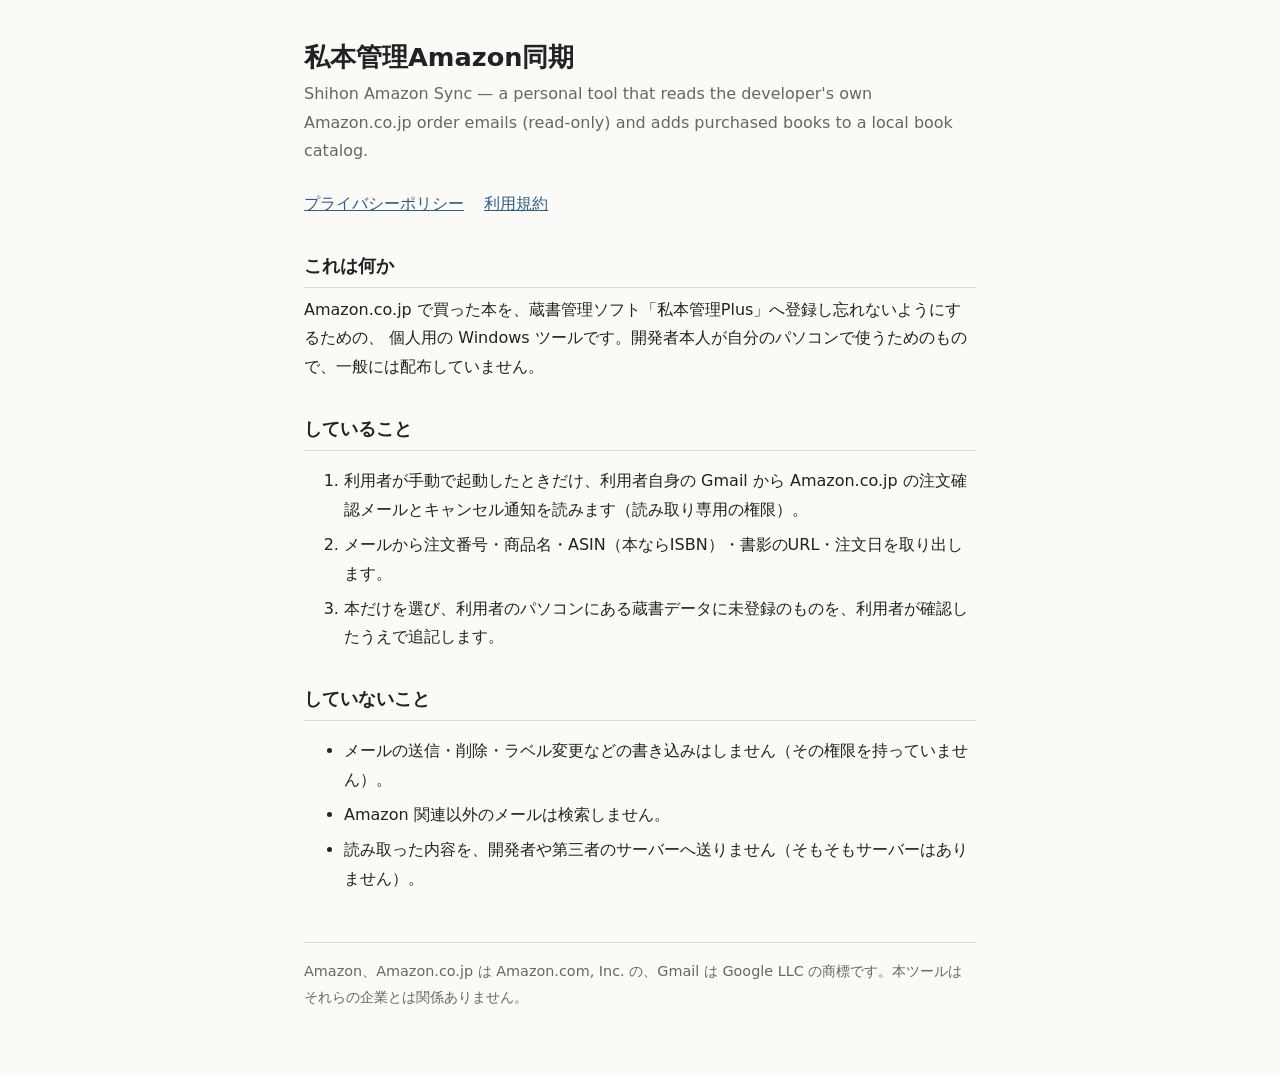
<file: index.html>
<!doctype html>
<html lang="ja">
<head>
<meta charset="utf-8">
<meta name="viewport" content="width=device-width, initial-scale=1">
<title>私本管理Amazon同期</title>
<link rel="stylesheet" href="style.css">
</head>
<body>
<main>
  <h1>私本管理Amazon同期</h1>
  <p class="sub">Shihon Amazon Sync — a personal tool that reads the developer's own Amazon.co.jp order emails (read-only) and adds purchased books to a local book catalog.</p>

  <nav>
    <a href="privacy.html">プライバシーポリシー</a>
    <a href="terms.html">利用規約</a>
  </nav>

  <h2>これは何か</h2>
  <p>
    Amazon.co.jp で買った本を、蔵書管理ソフト「私本管理Plus」へ登録し忘れないようにするための、
    個人用の Windows ツールです。開発者本人が自分のパソコンで使うためのもので、一般には配布していません。
  </p>

  <h2>していること</h2>
  <ol>
    <li>利用者が手動で起動したときだけ、利用者自身の Gmail から Amazon.co.jp の注文確認メールとキャンセル通知を読みます（読み取り専用の権限）。</li>
    <li>メールから注文番号・商品名・ASIN（本ならISBN）・書影のURL・注文日を取り出します。</li>
    <li>本だけを選び、利用者のパソコンにある蔵書データに未登録のものを、利用者が確認したうえで追記します。</li>
  </ol>

  <h2>していないこと</h2>
  <ul>
    <li>メールの送信・削除・ラベル変更などの書き込みはしません（その権限を持っていません）。</li>
    <li>Amazon 関連以外のメールは検索しません。</li>
    <li>読み取った内容を、開発者や第三者のサーバーへ送りません（そもそもサーバーはありません）。</li>
  </ul>

  <footer>
    Amazon、Amazon.co.jp は Amazon.com, Inc. の、Gmail は Google LLC の商標です。本ツールはそれらの企業とは関係ありません。
  </footer>
</main>
</body>
</html>
</file>
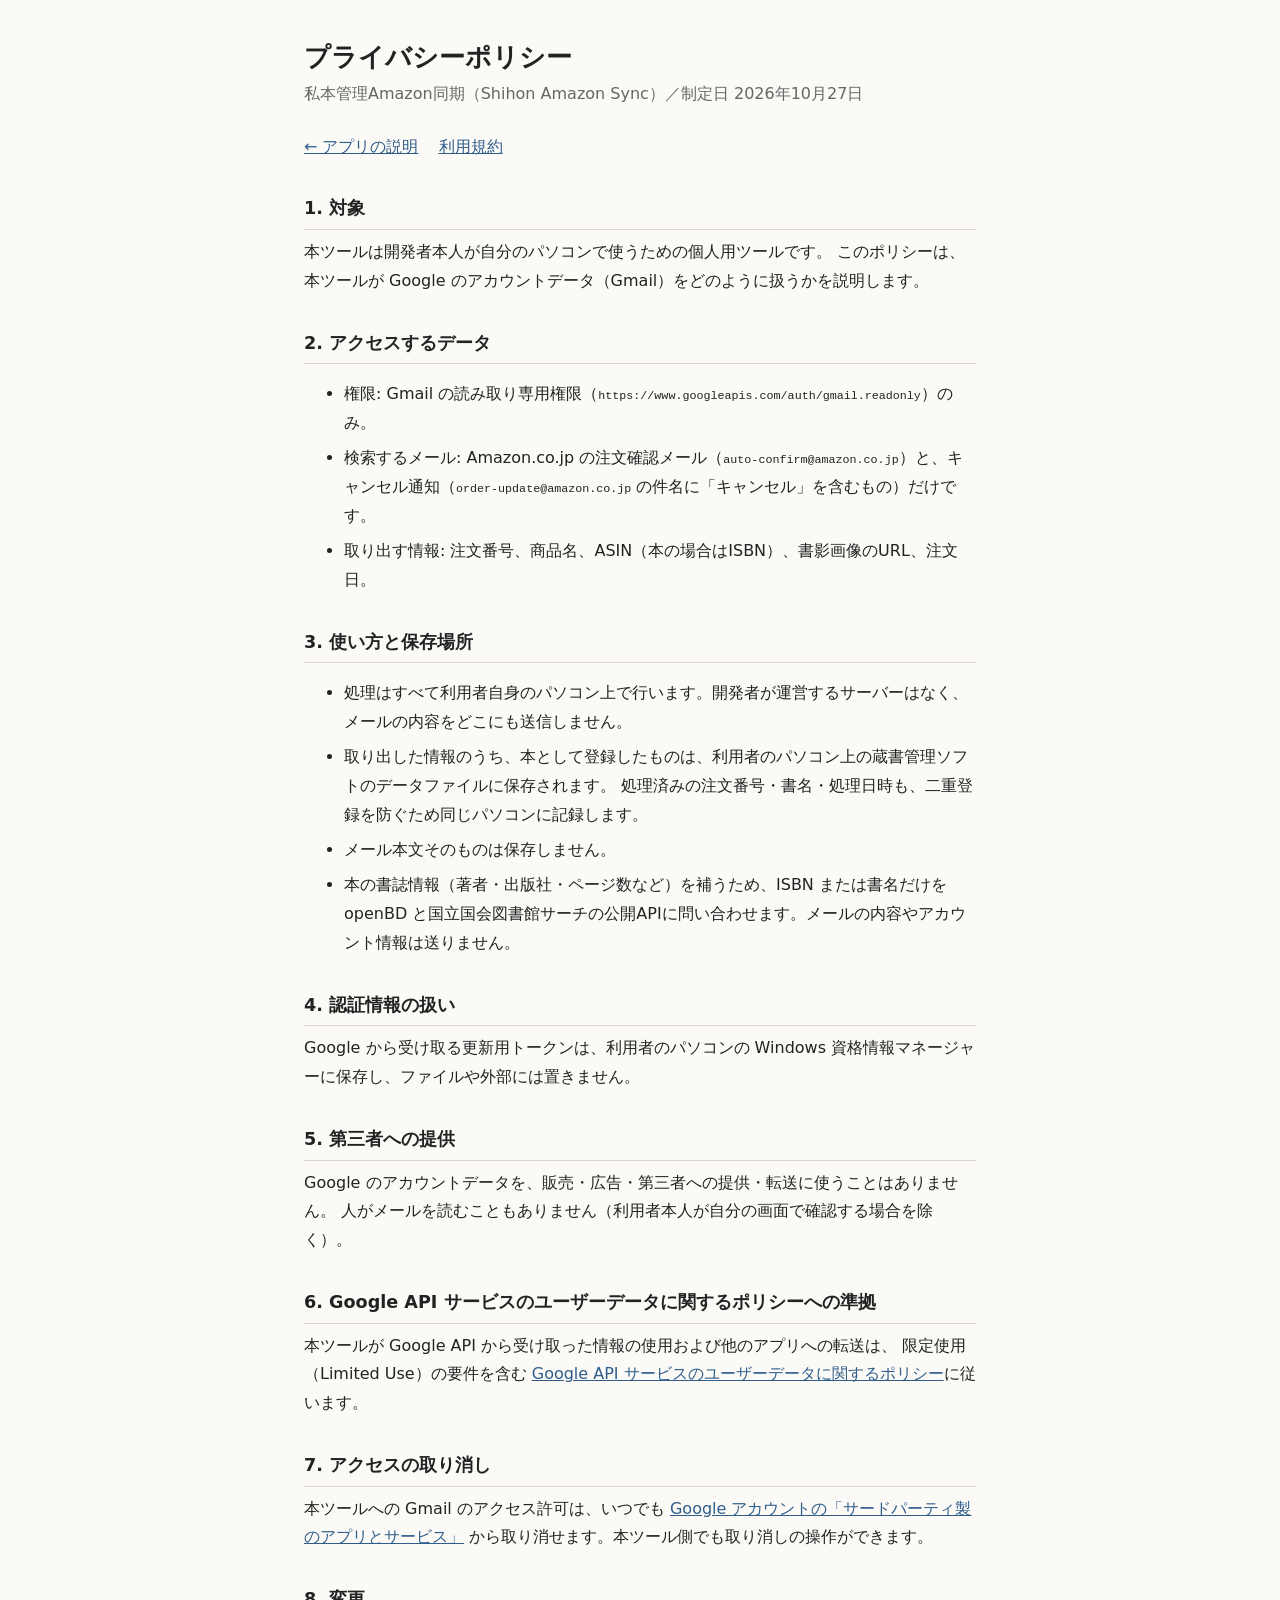
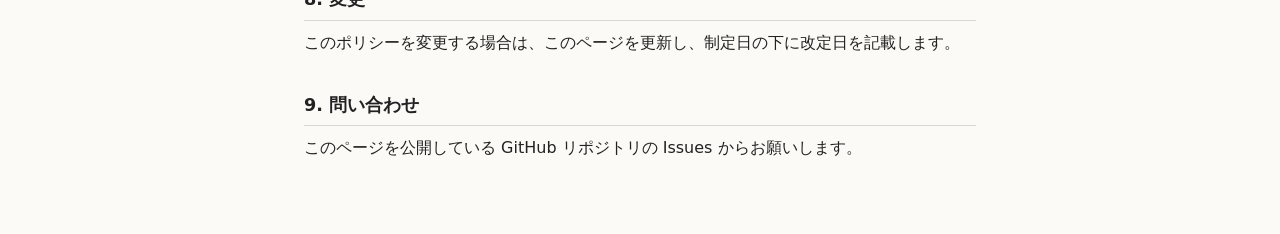
<file: privacy.html>
<!doctype html>
<html lang="ja">
<head>
<meta charset="utf-8">
<meta name="viewport" content="width=device-width, initial-scale=1">
<title>プライバシーポリシー｜私本管理Amazon同期</title>
<link rel="stylesheet" href="style.css">
</head>
<body>
<main>
  <h1>プライバシーポリシー</h1>
  <p class="sub">私本管理Amazon同期（Shihon Amazon Sync）／制定日 2026年10月27日</p>

  <nav><a href="index.html">← アプリの説明</a><a href="terms.html">利用規約</a></nav>

  <h2>1. 対象</h2>
  <p>
    本ツールは開発者本人が自分のパソコンで使うための個人用ツールです。
    このポリシーは、本ツールが Google のアカウントデータ（Gmail）をどのように扱うかを説明します。
  </p>

  <h2>2. アクセスするデータ</h2>
  <ul>
    <li>権限: Gmail の読み取り専用権限（<code>https://www.googleapis.com/auth/gmail.readonly</code>）のみ。</li>
    <li>検索するメール: Amazon.co.jp の注文確認メール（<code>auto-confirm@amazon.co.jp</code>）と、キャンセル通知（<code>order-update@amazon.co.jp</code> の件名に「キャンセル」を含むもの）だけです。</li>
    <li>取り出す情報: 注文番号、商品名、ASIN（本の場合はISBN）、書影画像のURL、注文日。</li>
  </ul>

  <h2>3. 使い方と保存場所</h2>
  <ul>
    <li>処理はすべて利用者自身のパソコン上で行います。開発者が運営するサーバーはなく、メールの内容をどこにも送信しません。</li>
    <li>取り出した情報のうち、本として登録したものは、利用者のパソコン上の蔵書管理ソフトのデータファイルに保存されます。
        処理済みの注文番号・書名・処理日時も、二重登録を防ぐため同じパソコンに記録します。</li>
    <li>メール本文そのものは保存しません。</li>
    <li>本の書誌情報（著者・出版社・ページ数など）を補うため、ISBN または書名だけを openBD と国立国会図書館サーチの公開APIに問い合わせます。メールの内容やアカウント情報は送りません。</li>
  </ul>

  <h2>4. 認証情報の扱い</h2>
  <p>
    Google から受け取る更新用トークンは、利用者のパソコンの Windows 資格情報マネージャーに保存し、ファイルや外部には置きません。
  </p>

  <h2>5. 第三者への提供</h2>
  <p>
    Google のアカウントデータを、販売・広告・第三者への提供・転送に使うことはありません。
    人がメールを読むこともありません（利用者本人が自分の画面で確認する場合を除く）。
  </p>

  <h2>6. Google API サービスのユーザーデータに関するポリシーへの準拠</h2>
  <p>
    本ツールが Google API から受け取った情報の使用および他のアプリへの転送は、
    限定使用（Limited Use）の要件を含む
    <a href="https://developers.google.com/terms/api-services-user-data-policy">Google API サービスのユーザーデータに関するポリシー</a>に従います。
  </p>

  <h2>7. アクセスの取り消し</h2>
  <p>
    本ツールへの Gmail のアクセス許可は、いつでも
    <a href="https://myaccount.google.com/permissions">Google アカウントの「サードパーティ製のアプリとサービス」</a>
    から取り消せます。本ツール側でも取り消しの操作ができます。
  </p>

  <h2>8. 変更</h2>
  <p>このポリシーを変更する場合は、このページを更新し、制定日の下に改定日を記載します。</p>

  <h2>9. 問い合わせ</h2>
  <p>このページを公開している GitHub リポジトリの Issues からお願いします。</p>
</main>
</body>
</html>
</file>
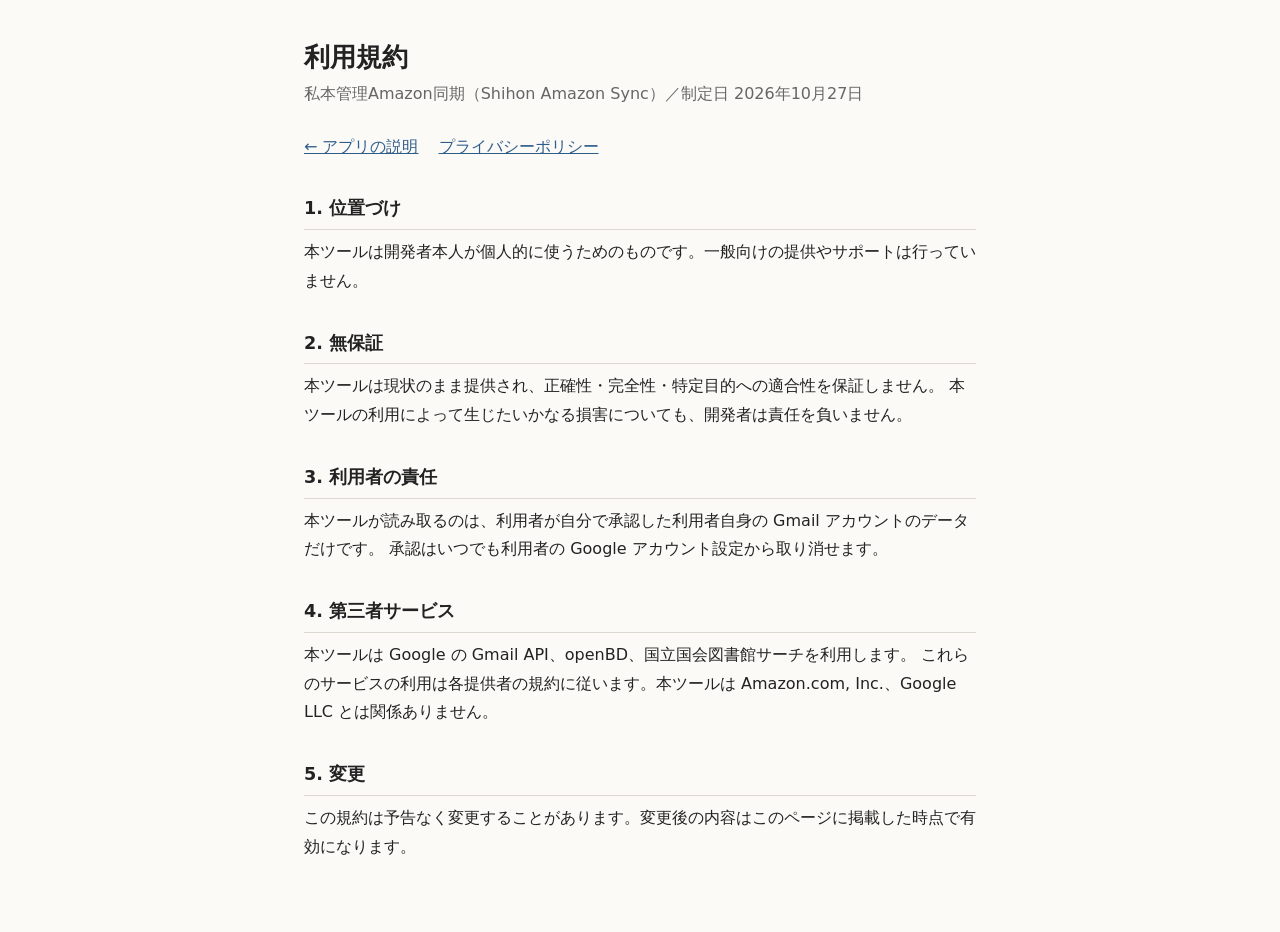
<file: terms.html>
<!doctype html>
<html lang="ja">
<head>
<meta charset="utf-8">
<meta name="viewport" content="width=device-width, initial-scale=1">
<title>利用規約｜私本管理Amazon同期</title>
<link rel="stylesheet" href="style.css">
</head>
<body>
<main>
  <h1>利用規約</h1>
  <p class="sub">私本管理Amazon同期（Shihon Amazon Sync）／制定日 2026年10月27日</p>

  <nav><a href="index.html">← アプリの説明</a><a href="privacy.html">プライバシーポリシー</a></nav>

  <h2>1. 位置づけ</h2>
  <p>本ツールは開発者本人が個人的に使うためのものです。一般向けの提供やサポートは行っていません。</p>

  <h2>2. 無保証</h2>
  <p>
    本ツールは現状のまま提供され、正確性・完全性・特定目的への適合性を保証しません。
    本ツールの利用によって生じたいかなる損害についても、開発者は責任を負いません。
  </p>

  <h2>3. 利用者の責任</h2>
  <p>
    本ツールが読み取るのは、利用者が自分で承認した利用者自身の Gmail アカウントのデータだけです。
    承認はいつでも利用者の Google アカウント設定から取り消せます。
  </p>

  <h2>4. 第三者サービス</h2>
  <p>
    本ツールは Google の Gmail API、openBD、国立国会図書館サーチを利用します。
    これらのサービスの利用は各提供者の規約に従います。本ツールは Amazon.com, Inc.、Google LLC とは関係ありません。
  </p>

  <h2>5. 変更</h2>
  <p>この規約は予告なく変更することがあります。変更後の内容はこのページに掲載した時点で有効になります。</p>
</main>
</body>
</html>
</file>
<file: style.css>
:root {
  --bg: #fbfaf7;
  --fg: #222;
  --muted: #666;
  --line: #ddd8cf;
  --accent: #2f5d8a;
}
@media (prefers-color-scheme: dark) {
  :root {
    --bg: #1c1d1f;
    --fg: #e6e4df;
    --muted: #a3a09a;
    --line: #3a3b3e;
    --accent: #8db6dd;
  }
}
* { box-sizing: border-box; }
body {
  margin: 0;
  background: var(--bg);
  color: var(--fg);
  font-family: "Hiragino Sans", "Yu Gothic UI", "Meiryo", system-ui, sans-serif;
  line-height: 1.8;
}
main {
  max-width: 44rem;
  margin: 0 auto;
  padding: 2.5rem 1rem 4rem;
}
h1 { font-size: 1.6rem; line-height: 1.4; margin: 0 0 .25rem; }
h2 { font-size: 1.1rem; margin: 2rem 0 .5rem; padding-bottom: .25rem; border-bottom: 1px solid var(--line); }
p, li { margin: .4rem 0; }
.sub { color: var(--muted); margin-top: 0; }
a { color: var(--accent); }
code { font-size: .9em; word-break: break-all; }
nav { margin: 1.5rem 0; display: flex; gap: 1.25rem; flex-wrap: wrap; }
footer { margin-top: 3rem; color: var(--muted); font-size: .9rem; border-top: 1px solid var(--line); padding-top: 1rem; }
</file>
